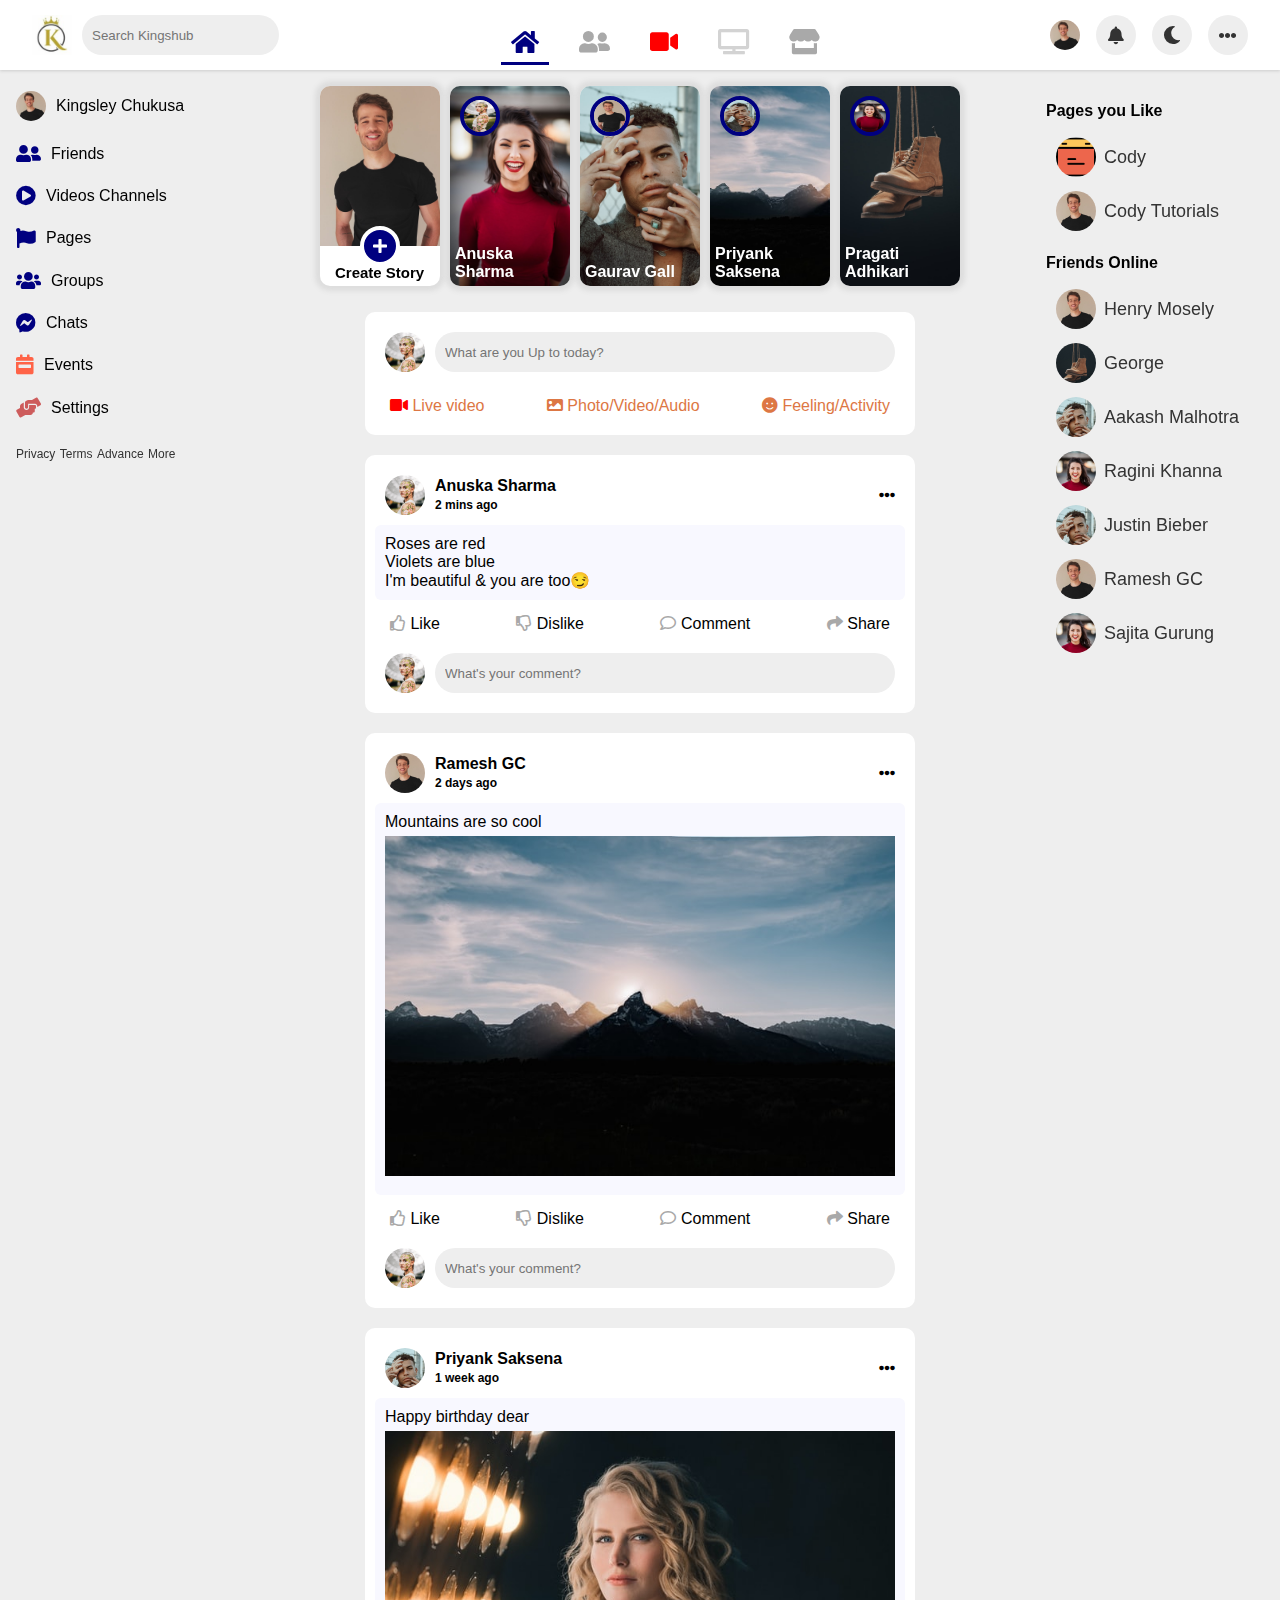
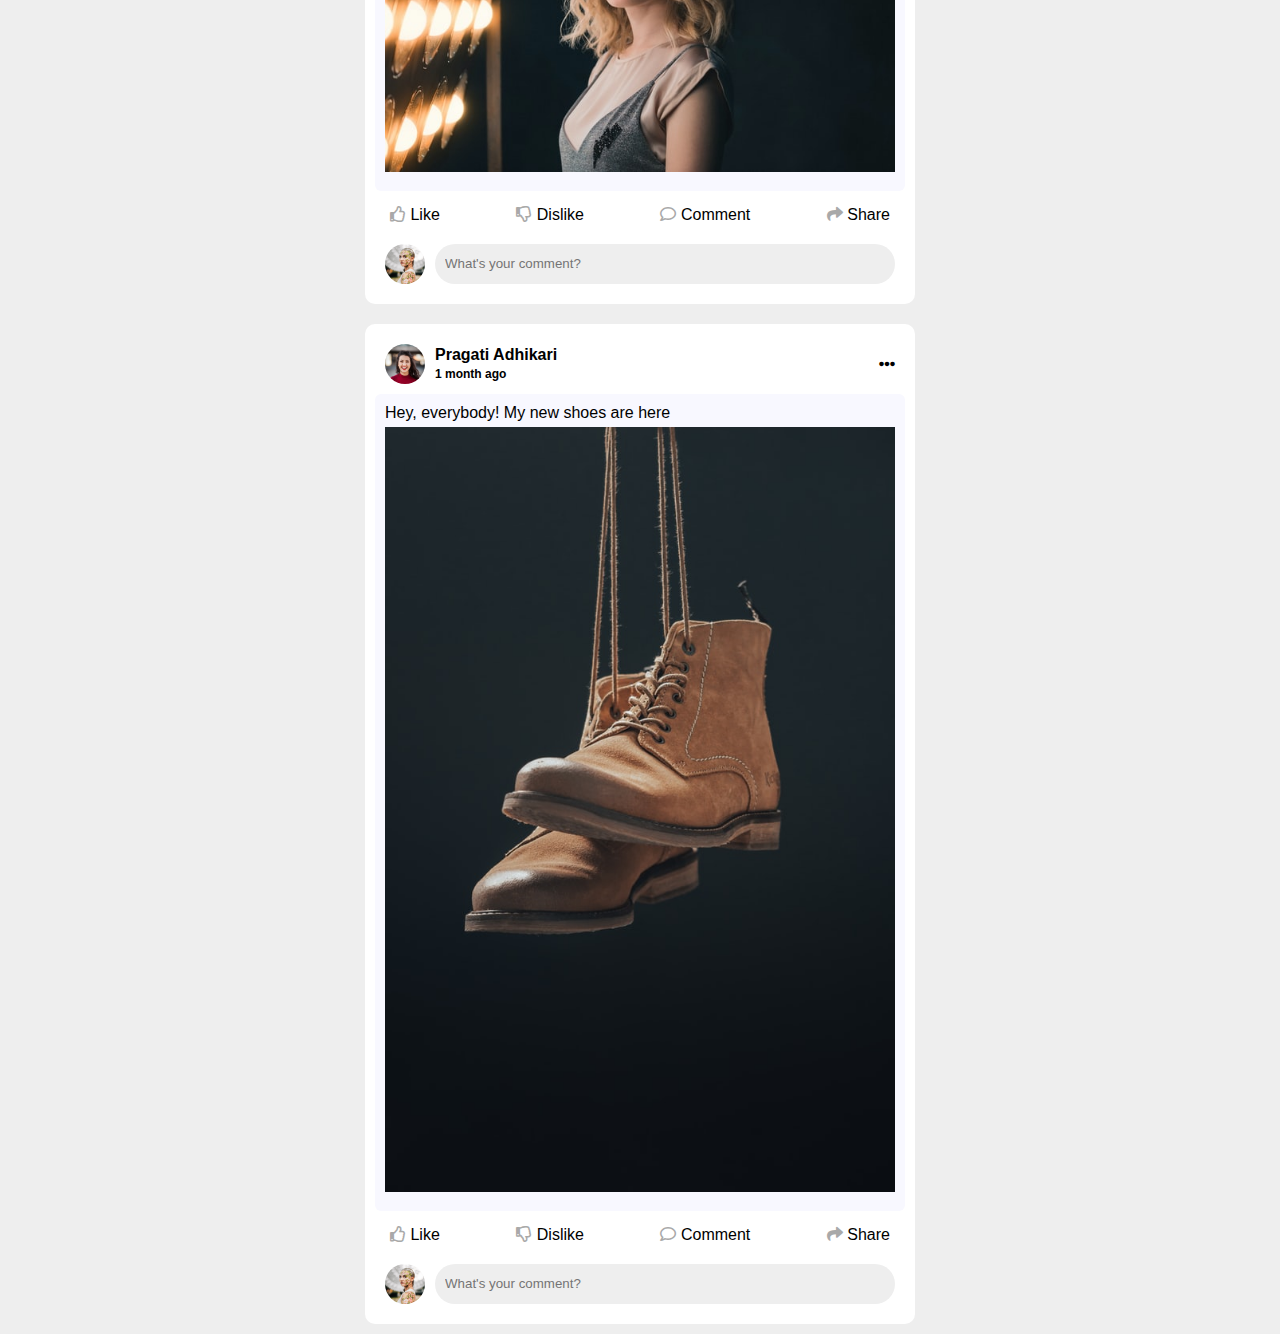
<file: index.html>
<!DOCTYPE html>
<html lang="en">

<head>
    <meta charset="UTF-8">
    <meta http-equiv="X-UA-Compatible" content="IE=edge">
    <meta name="viewport" content="width=device-width, initial-scale=1.0">
    <link rel="shortcut icon" href="./images/kig.jpeg" type="image/x-icon">
    <link rel="stylesheet" href="https://cdnjs.cloudflare.com/ajax/libs/font-awesome/5.15.4/css/all.min.css"
        integrity="sha512-1ycn6IcaQQ40/MKBW2W4Rhis/DbILU74C1vSrLJxCq57o941Ym01SwNsOMqvEBFlcgUa6xLiPY/NS5R+E6ztJQ=="
        crossorigin="anonymous" referrerpolicy="no-referrer" />
    <link rel="stylesheet" href="style.css">
    <title>Kingshub</title>
</head>

<body>
    <nav>
        <div class="nav-left">
            <img src="./images/kig.jpeg" alt="Logo">
            <input type="text" placeholder="Search Kingshub">
        </div>

        <div class="nav-middle">
            <a href="#" class="active">
                <i class="fa fa-home"></i>
            </a>

            <a href="#">
                <i class="fa fa-user-friends"></i>
            </a>

            <a href="#">
                <i class="fa fa-video"></i>
            </a>

            <a href="#">
                <i class="fa fa-tv"></i>
            </a>

            <a href="marketplace.html">
                <i class="fa fa-store"></i>
            </a>
        </div>

        <div class="nav-right">
            <span class="profile"></span>

            <a href="#">
                <i class="fa fa-bell"></i>
            </a>

            <a href="#">
                <i class="fa fa-moon"></i>
            </a>

            <a href="#">
                <i class="fas fa-ellipsis-h"></i>
            </a>
        </div>
    </nav>


    <div class="container">
        <div class="left-panel">
            <ul>
                <li>
                    <span class="profile"></span>
                    <p>Kingsley Chukusa</p>
                </li>
                <li>
                    <i class="fa fa-user-friends"></i>
                    <p>Friends</p>
                </li>
                <li>
                    <i class="fa fa-play-circle"></i>
                    <p>Videos Channels</p>
                </li>
                <li>
                    <i class="fa fa-flag"></i>
                    <p>Pages</p>
                </li>
                <li>
                    <i class="fa fa-users"></i>
                    <p>Groups</p>
                </li>
                
                <li>
                    <i class="fab fa-facebook-messenger"></i>
                    <p>Chats</p>
                </li>
                <li>
                    <i class="fas fa-calendar-week"></i>
                    <p>Events</p>
                </li>
                
                <li>
                    <i class="fas fa-hands-helping"></i>
                    <p>Settings</p>
                </li>
                
            </ul>

            <div class="footer-links">
                <a href="#">Privacy</a>
                <a href="#">Terms</a>
                <a href="#">Advance</a>
                <a href="#">More</a>
            </div>
        </div>


        <div class="middle-panel">

            <div class="story-section">

                <div class="story create">
                    <div class="dp-image">
                        <img src="./images/dp.jpg" alt="Profile pic">
                    </div>
                    <span class="dp-container">
                        <i class="fa fa-plus"></i>
                    </span>
                    <span class="name">Create Story</span>
                </div>


                <div class="story">
                    <img src="./images/model.jpg" alt="Anuska's story">
                    <div class="dp-container">
                        <img src="./images/girl.jpg" alt="">
                    </div>
                    <p class="name">Anuska Sharma</p>
                </div>

                <div class="story">
                    <img src="./images/boy.jpg" alt="Story image">
                    <span class="dp-container">
                        <img src="./images/dp.jpg" alt="Profile pic">
                    </span>
                    <span class="name">Gaurav Gall</span>
                </div>

                <div class="story">
                    <img src="./images/mountains.jpg" alt="Story image">
                    <span class="dp-container">
                        <img src="./images/boy.jpg" alt="Profile pic">
                    </span>
                    <span class="name">Priyank Saksena</span>
                </div>

                <div class="story">
                    <img src="./images/shoes.jpg" alt="Story image">
                    <span class="dp-container">
                        <img src="./images/model.jpg" alt="Profile pic">
                    </span>
                    <span class="name">Pragati Adhikari</span>
                </div>
            </div>

            <div class="post create">
                <div class="post-top">
                    <div class="dp">
                        <img src="./images/girl.jpg" alt="">
                    </div>
                    <input type="text" placeholder="What are you Up to today?" />
                </div>
                
                <div class="post-bottom">
                    <div class="action">
                        <i class="fa fa-video"></i>
                        <span>Live video</span>
                    </div>
                    <div class="action">
                        <i class="fa fa-image"></i>
                        <span onclick="captureEvents">Photo/Video/Audio</span>
                    </div>
                    <div class="action">
                        <i class="fa fa-smile"></i>
                        <span>Feeling/Activity</span>
                    </div>
                </div>
            </div>

            <div class="post">
                <div class="post-top">
                    <div class="dp">
                        <img src="./images/girl.jpg" alt="">
                    </div>
                    <div class="post-info">
                        <p class="name">Anuska Sharma</p>
                        <span class="time">2 mins ago</span>
                    </div>
                    <i class="fas fa-ellipsis-h"></i>
                </div>

                <div class="post-content">
                    Roses are red <br>
                    Violets are blue <br>
                    I'm beautiful & you are too😏
                </div>
                
                <div class="post-bottom">
                    <div class="action">
                        <i class="far fa-thumbs-up"></i>
                        <span>Like</span>
                    </div>
                    <div class="action">
                        <i class="far fa-thumbs-down"></i>
                        <span>Dislike</span>
                    </div>
                    <div class="action">
                        <i class="far fa-comment"></i>
                        <span>Comment</span>
                    </div>
                    <div class="action">
                        <i class="fa fa-share"></i>
                        <span>Share</span>
                    </div>
                </div>
                <div class="post-top">
                    <div class="dp">
                        <img src="./images/girl.jpg" alt="">
                    </div>
                    <input type="text" placeholder="What's your comment?" />
                </div>
            </div>

            <div class="post">
                <div class="post-top">
                    <div class="dp">
                        <img src="./images/dp.jpg" alt="">
                    </div>
                    <div class="post-info">
                        <p class="name">Ramesh GC</p>
                        <span class="time">2 days ago</span>
                    </div>
                    <i class="fas fa-ellipsis-h"></i>
                </div>

                <div class="post-content">
                    Mountains are so cool
                    <img src="images/mountains.jpg" />
                </div>
                
                <div class="post-bottom">
                    <div class="action">
                        <i class="far fa-thumbs-up"></i>
                        <span>Like</span>
                    </div>
                    <div class="action">
                        <i class="far fa-thumbs-down"></i>
                        <span>Dislike</span>
                    </div>
                    <div class="action">
                        <i class="far fa-comment"></i>
                        <span>Comment</span>
                    </div>
                    <div class="action">
                        <i class="fa fa-share"></i>
                        <span>Share</span>
                    </div>
                </div>
                <div class="post-top">
                    <div class="dp">
                        <img src="./images/girl.jpg" alt="">
                    </div>
                    <input type="text" placeholder="What's your comment?" />
                </div>
            </div>

            <div class="post">
                <div class="post-top">
                    <div class="dp">
                        <img src="./images/boy.jpg" alt="">
                    </div>
                    <div class="post-info">
                        <p class="name">Priyank Saksena</p>
                        <span class="time">1 week ago</span>
                    </div>
                    <i class="fas fa-ellipsis-h"></i>
                </div>
                <div class="post-content">
                    Happy birthday dear
                    <img src="./images/girl_with_light.jpg" alt="Mountains">
                </div>
                <div class="post-bottom">
                    <div class="action">
                        <i class="far fa-thumbs-up"></i>
                        <span>Like</span>
                    </div>
                    <div class="action">
                        <i class="far fa-thumbs-down"></i>
                        <span>Dislike</span>
                    </div>
                    <div class="action">
                        <i class="far fa-comment"></i>
                        <span>Comment</span>
                    </div>
                    <div class="action">
                        <i class="fa fa-share"></i>
                        <span>Share</span>
                    </div>
                </div>
                <div class="post-top">
                    <div class="dp">
                        <img src="./images/girl.jpg" alt="">
                    </div>
                    <input type="text" placeholder="What's your comment?" />
                </div>
            </div>

            <div class="post">
                <div class="post-top">
                    <div class="dp">
                        <img src="./images/model.jpg" alt="">
                    </div>
                    <div class="post-info">
                        <p class="name">Pragati Adhikari</p>
                        <span class="time">1 month ago</span>
                    </div>
                    <i class="fas fa-ellipsis-h"></i>
                </div>
                <div class="post-content">
                    Hey, everybody! My new shoes are here
                    <img src="./images/shoes.jpg" alt="Shoes">
                </div>
                <div class="post-bottom">
                    <div class="action">
                        <i class="far fa-thumbs-up"></i>
                        <span>Like</span>
                    </div>
                    <div class="action">
                        <i class="far fa-thumbs-down"></i>
                        <span>Dislike</span>
                    </div>
                    <div class="action">
                        <i class="far fa-comment"></i>
                        <span>Comment</span>
                    </div>
                    <div class="action">
                        <i class="fa fa-share"></i>
                        <span>Share</span>
                    </div>
                </div>
                <div class="post-top">
                    <div class="dp">
                        <img src="./images/girl.jpg" alt="">
                    </div>
                    <input type="text" placeholder="What's your comment?" />
                </div>
            </div>
            
        </div>
        <div class="right-panel">
            <div class="pages-section">
                <h4>Pages you Like</h4>
                <a class='page' href="#">
                    <div class="dp">
                        <img src="./images/logo.png" alt="">
                    </div>
                    <p class="name">Cody</p>
                </a>

                <a class='page' href="#">
                    <div class="dp">
                        <img src="./images/dp.jpg" alt="">
                    </div>
                    <p class="name">Cody Tutorials</p>
                </a>
            </div>

            <div class="friends-section">
                <h4>Friends Online</h4>
                <a class='friend' href="#">
                    <div class="dp">
                        <img src="./images/dp.jpg" alt="">
                    </div>
                    <p class="name">Henry Mosely</p>
                </a>

                <a class='friend' href="#">
                    <div class="dp">
                        <img src="./images/shoes.jpg" alt="">
                    </div>
                    <p class="name">George</p>
                </a>

                <a class="friend" href="#">
                    <div class="dp">
                        <img src="./images/boy.jpg" alt="">
                    </div>
                    <p class="name">Aakash Malhotra</p>
                </a>

                <a class="friend" href="#">
                    <div class="dp">
                        <img src="./images/model.jpg" alt="">
                    </div>
                    <p class="name">Ragini Khanna</p>
                </a>

                <a class="friend" href="#">
                    <div class="dp">
                        <img src="./images/boy.jpg" alt="">
                    </div>
                    <p class="name">Justin Bieber</p>
                </a>

                <a class="friend" href="#">
                    <div class="dp">
                        <img src="./images/dp.jpg" alt="">
                    </div>
                    <p class="name">Ramesh GC</p>
                </a>

                <a class="friend" href="#">
                    <div class="dp">
                        <img src="./images/model.jpg" alt="">
                    </div>
                    <p class="name">Sajita Gurung</p>
                </a>
                
            </div>
        </div>
    </div>
</body>

</html>
</file>
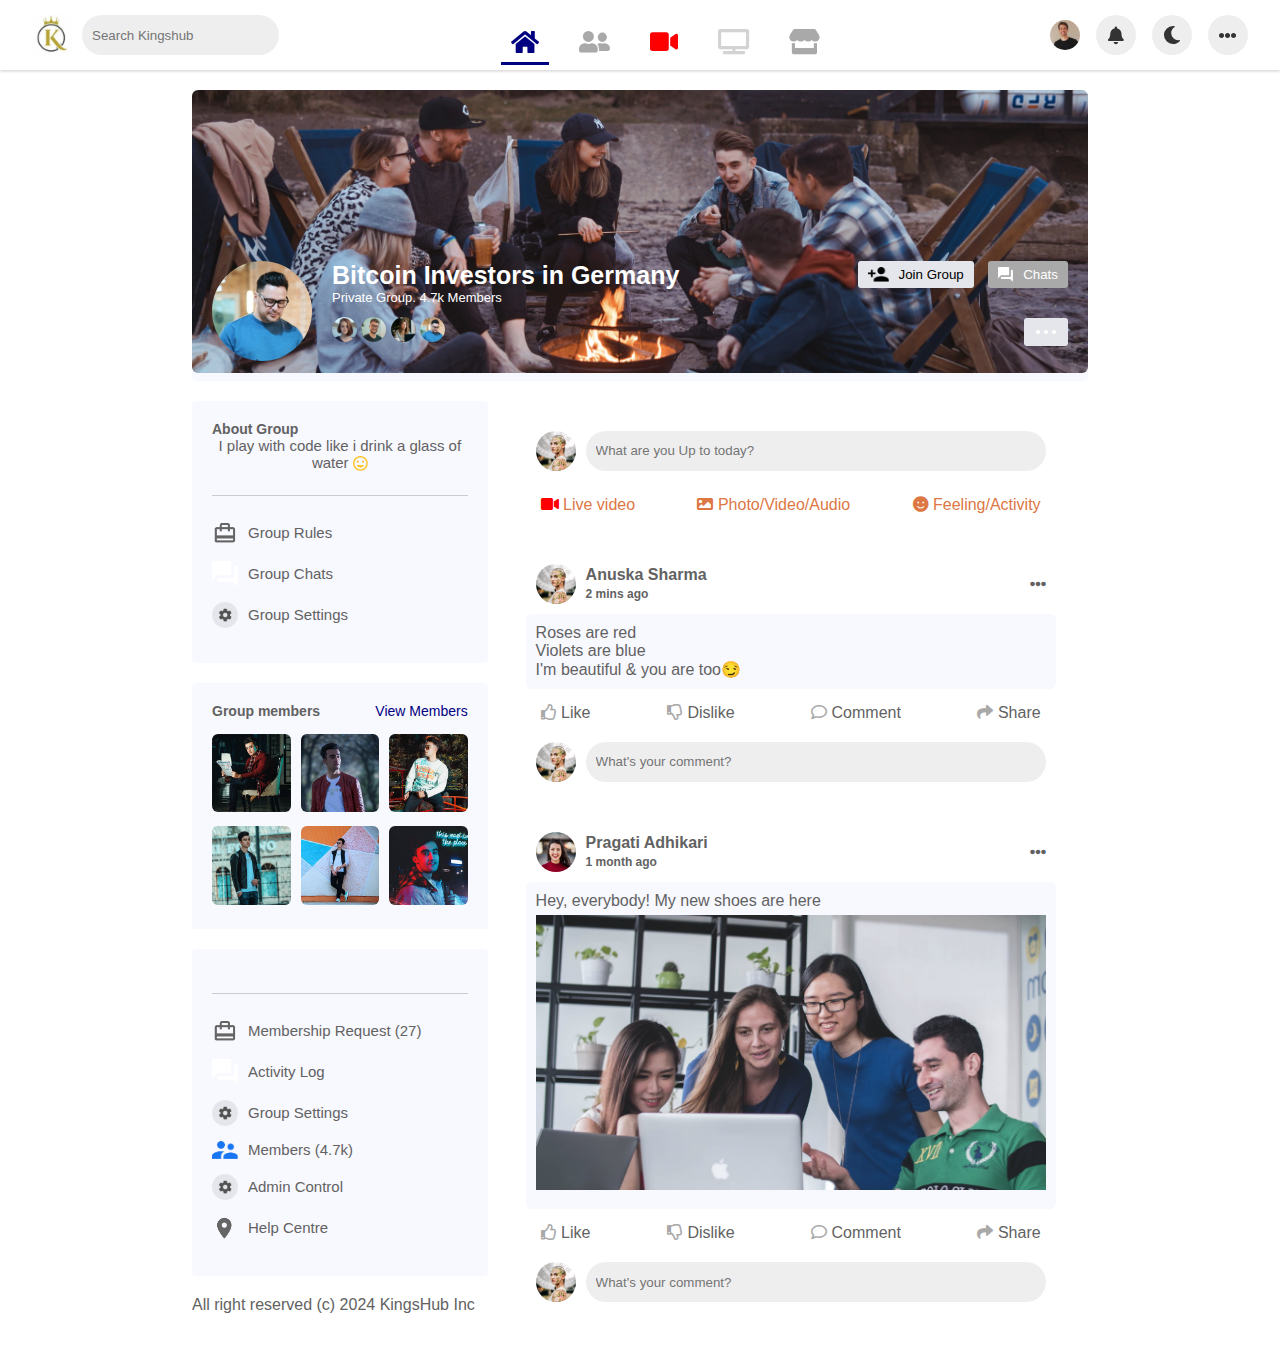
<file: group.html>
<!DOCTYPE html>
<html lang="en">

<head>
    <meta charset="UTF-8">
    <meta http-equiv="X-UA-Compatible" content="IE=edge">
    <meta name="viewport" content="width=device-width, initial-scale=1.0">
    <link rel="shortcut icon" href="./images/kig.jpeg" type="image/x-icon">
    <link rel="stylesheet" href="https://cdnjs.cloudflare.com/ajax/libs/font-awesome/5.15.4/css/all.min.css"
        integrity="sha512-1ycn6IcaQQ40/MKBW2W4Rhis/DbILU74C1vSrLJxCq57o941Ym01SwNsOMqvEBFlcgUa6xLiPY/NS5R+E6ztJQ=="
        crossorigin="anonymous" referrerpolicy="no-referrer" />
    <link rel="stylesheet" href="style.css">
    <title>Kingshub | Group</title>
</head>

<body>
    <nav>
        <div class="nav-left">
            <img src="./images/kig.jpeg" alt="Logo">
            <input type="text" placeholder="Search Kingshub">
        </div>

        <div class="nav-middle">
            <a href="#" class="active">
                <i class="fa fa-home"></i>
            </a>

            <a href="#">
                <i class="fa fa-user-friends"></i>
            </a>

            <a href="#">
                <i class="fa fa-video"></i>
            </a>

            <a href="#">
                <i class="fa fa-tv"></i>
            </a>

            <a href="#">
                <i class="fa fa-store"></i>
            </a>
        </div>

        <div class="nav-right">
            <span class="profile"></span>

            <a href="#">
                <i class="fa fa-bell"></i>
            </a>

            <a href="#">
                <i class="fa fa-moon"></i>
            </a>

            <a href="#">
                <i class="fas fa-ellipsis-h"></i>
            </a>
        </div>
    </nav>
<!-- Profile Page-->
<div class="profile-container">
    <img src="images/cover.png" class="cover-img">
    <div class="profile-details">
        <div class="pd-left">
            <div class="pd-row">
                <img src="images/profile.png" class="pd-image">
                <div>
                    <h3>Bitcoin Investors in Germany</h3>
                    <p>Private Group. 4.7k Members</p>
                    <img src="images/member-1.png">
                    <img src="images/member-2.png">
                    <img src="images/member-3.png">
                    <img src="images/member-4.png">
                </div>
            </div>
        </div>
        <div class="pd-right">
            <button type="button"><img src="images/add-friends.png"> Join Group</button>
            <button type="button"><img src="images/message.png"> Chats</button>
            <br>
            <a href=""><img src="images/see-more.png"></a>
        </div>

    </div>
    <div class="profile-info">
        <div class="info-col">
            <div class="profile-intro">
                <h3>About Group</h3>
                <p class="intro-text">I play with code like i drink a glass of water
                    <img src="images/feeling.png">
                </p>
                <hr>
                <ul>
                    <li><img src="images/profile-job.png"> Group Rules</li>
                    <li><img src="images/message.png"> Group Chats</li>
                    <li><img src="images/setting.png"> Group Settings</li>
                    

                </ul>
            </div>
            <div class="profile-intro">
                <div class="title-box">
                    <h3>Group members</h3>
                <a href="">View Members</a>
                </div>
                
                <div class="photo-box">
                    <div><img src="images/photo1.png"></div>
                    <div><img src="images/photo2.png"></div>
                    <div><img src="images/photo3.png"></div>
                    <div><img src="images/photo4.png"></div>
                    <div><img src="images/photo5.png"></div>
                    <div><img src="images/photo6.png "></div>
                </div>
            </div>
            <div class="profile-intro">
                
                <hr>
                <ul>
                    <li><img src="images/profile-job.png"> Membership Request (27)</li>
                    <li><img src="images/message.png"> Activity Log</li>
                    <li><img src="images/setting.png"> Group Settings</li>
                    <li><img src="images/friends.png"> Members (4.7k)</li>
                    <li><img src="images/setting.png"> Admin Control</li>
                    <li><img src="images/profile-location.png"> Help Centre</li>

                </ul>
            </div>
            <footer>
                <p>All right reserved (c) 2024 KingsHub Inc</p></footer>
        </div>
        
        <div class="post-col">
            <div class="post create">
                <div class="post-top">
                    <div class="dp">
                        <img src="./images/girl.jpg" alt="">
                    </div>
                    
                    <input type="text" placeholder="What are you Up to today?" />
                </div>
                
                <div class="post-bottom">
                    <div class="action">
                        <i class="fa fa-video"></i>
                        <span>Live video</span>
                    </div>
                    <div class="action">
                        <i class="fa fa-image"></i>
                        <span onclick="captureEvents">Photo/Video/Audio</span>
                    </div>
                    <div class="action">
                        <i class="fa fa-smile"></i>
                        <span>Feeling/Activity</span>
                    </div>
                </div>
            </div>
            
            <div class="post">
                <div class="post-top">
                    <div class="dp">
                        <img src="./images/girl.jpg" alt="">
                    </div>
                    <div class="post-info">
                        <p class="name">Anuska Sharma</p>
                        <span class="time">2 mins ago</span>
                    </div>
                    <i class="fas fa-ellipsis-h"></i>
                </div>
    
                <div class="post-content">
                    Roses are red <br>
                    Violets are blue <br>
                    I'm beautiful & you are too😏
                </div>
                
                <div class="post-bottom">
                    <div class="action">
                        <i class="far fa-thumbs-up"></i>
                        <span>Like</span>
                    </div>
                    <div class="action">
                        <i class="far fa-thumbs-down"></i>
                        <span>Dislike</span>
                    </div>
                    <div class="action">
                        <i class="far fa-comment"></i>
                        <span>Comment</span>
                    </div>
                    <div class="action">
                        <i class="fa fa-share"></i>
                        <span>Share</span>
                    </div>
                </div>
                <div class="post-top">
                    <div class="dp">
                        <img src="./images/girl.jpg" alt="">
                    </div>
                    <input type="text" placeholder="What's your comment?" />
                </div>
            </div>
    
            <div class="post">
                <div class="post-top">
                    <div class="dp">
                        <img src="./images/model.jpg" alt="">
                    </div>
                    <div class="post-info">
                        <p class="name">Pragati Adhikari</p>
                        <span class="time">1 month ago</span>
                    </div>
                    <i class="fas fa-ellipsis-h"></i>
                </div>
                <div class="post-content">
                    Hey, everybody! My new shoes are here
                    <img src="./images/feed-image-1.png" alt="Shoes">
                </div>
                <div class="post-bottom">
                    <div class="action">
                        <i class="far fa-thumbs-up"></i>
                        <span>Like</span>
                    </div>
                    <div class="action">
                        <i class="far fa-thumbs-down"></i>
                        <span>Dislike</span>
                    </div>
                    <div class="action">
                        <i class="far fa-comment"></i>
                        <span>Comment</span>
                    </div>
                    <div class="action">
                        <i class="fa fa-share"></i>
                        <span>Share</span>
                    </div>
                </div>
                <div class="post-top">
                    <div class="dp">
                        <img src="./images/girl.jpg" alt="">
                    </div>
                    <input type="text" placeholder="What's your comment?" />
                </div>
            </div>
        </div>
        
    </div>

</div>
    
</body>

</html>
</file>
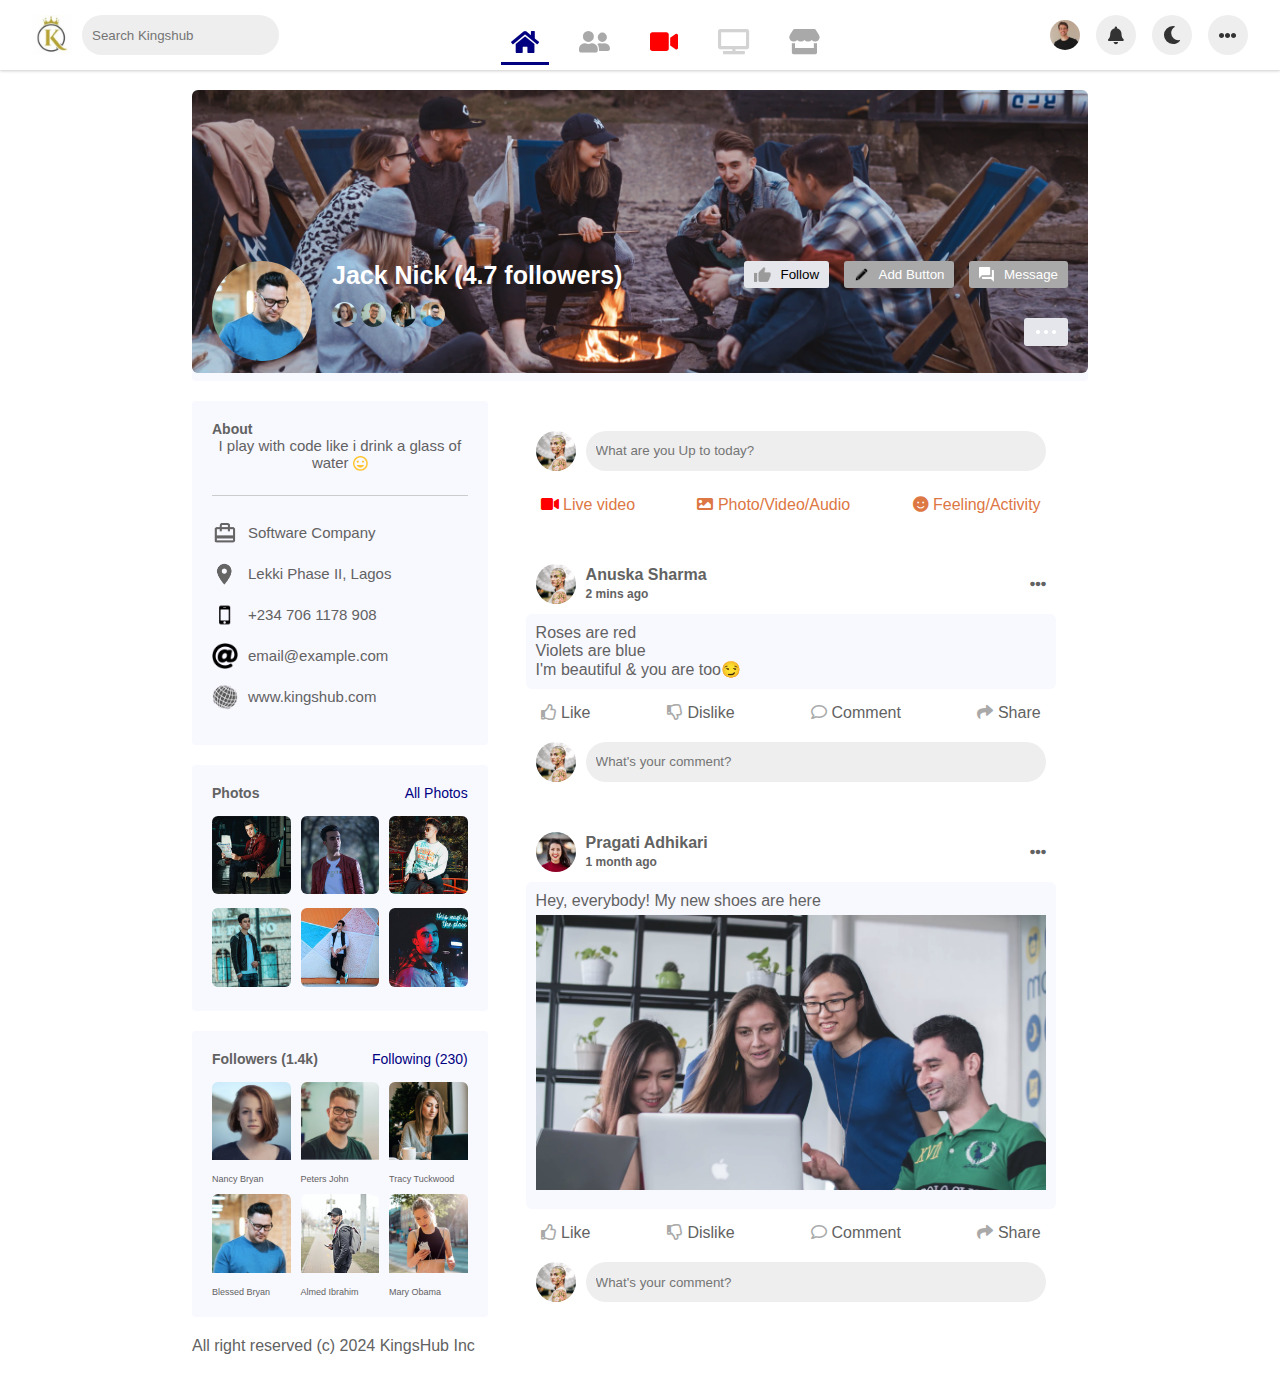
<file: page.html>
<!DOCTYPE html>
<html lang="en">

<head>
    <meta charset="UTF-8">
    <meta http-equiv="X-UA-Compatible" content="IE=edge">
    <meta name="viewport" content="width=device-width, initial-scale=1.0">
    <link rel="shortcut icon" href="./images/kig.jpeg" type="image/x-icon">
    <link rel="stylesheet" href="https://cdnjs.cloudflare.com/ajax/libs/font-awesome/5.15.4/css/all.min.css"
        integrity="sha512-1ycn6IcaQQ40/MKBW2W4Rhis/DbILU74C1vSrLJxCq57o941Ym01SwNsOMqvEBFlcgUa6xLiPY/NS5R+E6ztJQ=="
        crossorigin="anonymous" referrerpolicy="no-referrer" />
    <link rel="stylesheet" href="style.css">
    <title>Kingshub | Page</title>
</head>

<body>
    <nav>
        <div class="nav-left">
            <img src="./images/kig.jpeg" alt="Logo">
            <input type="text" placeholder="Search Kingshub">
        </div>

        <div class="nav-middle">
            <a href="#" class="active">
                <i class="fa fa-home"></i>
            </a>

            <a href="#">
                <i class="fa fa-user-friends"></i>
            </a>

            <a href="#">
                <i class="fa fa-video"></i>
            </a>

            <a href="#">
                <i class="fa fa-tv"></i>
            </a>

            <a href="#">
                <i class="fa fa-store"></i>
            </a>
        </div>

        <div class="nav-right">
            <span class="profile"></span>

            <a href="#">
                <i class="fa fa-bell"></i>
            </a>

            <a href="#">
                <i class="fa fa-moon"></i>
            </a>

            <a href="#">
                <i class="fas fa-ellipsis-h"></i>
            </a>
        </div>
    </nav>
<!-- Profile Page-->
<div class="profile-container">
    <img src="images/cover.png" class="cover-img">
    <div class="profile-details">
        <div class="pd-left">
            <div class="pd-row">
                <img src="images/profile.png" class="pd-image">
                <div>
                    <h3>Jack Nick (4.7 followers) </h3>
                    
                    <img src="images/member-1.png">
                    <img src="images/member-2.png">
                    <img src="images/member-3.png">
                    <img src="images/member-4.png">
                </div>
            </div>
        </div>
        <div class="pd-right">
            <button type="button"><img src="images/like.png"> Follow</button>
            <button type="button"><img src="images/pencil.png"> Add Button</button>
            <button type="button"><img src="images/message.png"> Message</button>
            <br>
            <a href=""><img src="images/see-more.png"></a>
        </div>

    </div>
    <div class="profile-info">
        <div class="info-col">
            <div class="profile-intro">
                <h3>About</h3>
                <p class="intro-text">I play with code like i drink a glass of water
                    <img src="images/feeling.png">
                </p>
                <hr>
                <ul>
                    <li><img src="images/profile-job.png"> Software Company</li>
                    <li><img src="images/profile-location.png"> Lekki Phase II, Lagos</li>
                    <li><img src="images/phone.png"> +234 706 1178 908</li>
                    <li><img src="images/email.png"> email@example.com</li>
                    <li><img src="images/globe.png"> www.kingshub.com</li>

                </ul>
            </div>
            <div class="profile-intro">
                <div class="title-box">
                    <h3>Photos</h3>
                <a href="">All Photos</a>
                </div>
                
                <div class="photo-box">
                    <div><img src="images/photo1.png"></div>
                    <div><img src="images/photo2.png"></div>
                    <div><img src="images/photo3.png"></div>
                    <div><img src="images/photo4.png"></div>
                    <div><img src="images/photo5.png"></div>
                    <div><img src="images/photo6.png "></div>
                </div>
            </div>
            <div class="profile-intro">
                <div class="title-box">
                    <h3>Followers (1.4k)</h3>
                <a href="">Following (230)</a>
                </div>
                
                <div class="friends-box">
                    <div><img src="images/member-1.png"> <p>Nancy Bryan</p></div>
                    <div><img src="images/member-2.png"> <p>Peters John</p></div>
                    <div><img src="images/member-3.png"> <p>Tracy Tuckwood</p></div>
                    <div><img src="images/member-4.png"> <p>Blessed Bryan</p></div>
                    <div><img src="images/member-5.png"> <p>Almed Ibrahim</p></div>
                    <div><img src="images/member-6.png "> <p>Mary Obama</p></div>
                </div>
            </div>
            <footer>
                <p>All right reserved (c) 2024 KingsHub Inc</p></footer>
        </div>
        
        <div class="post-col">
            <div class="post create">
                <div class="post-top">
                    <div class="dp">
                        <img src="./images/girl.jpg" alt="">
                    </div>
                    <input type="text" placeholder="What are you Up to today?" />
                </div>
                
                <div class="post-bottom">
                    <div class="action">
                        <i class="fa fa-video"></i>
                        <span>Live video</span>
                    </div>
                    <div class="action">
                        <i class="fa fa-image"></i>
                        <span onclick="captureEvents">Photo/Video/Audio</span>
                    </div>
                    <div class="action">
                        <i class="fa fa-smile"></i>
                        <span>Feeling/Activity</span>
                    </div>
                </div>
            </div>
            
            <div class="post">
                <div class="post-top">
                    <div class="dp">
                        <img src="./images/girl.jpg" alt="">
                    </div>
                    <div class="post-info">
                        <p class="name">Anuska Sharma</p>
                        <span class="time">2 mins ago</span>
                    </div>
                    <i class="fas fa-ellipsis-h"></i>
                </div>
    
                <div class="post-content">
                    Roses are red <br>
                    Violets are blue <br>
                    I'm beautiful & you are too😏
                </div>
                
                <div class="post-bottom">
                    <div class="action">
                        <i class="far fa-thumbs-up"></i>
                        <span>Like</span>
                    </div>
                    <div class="action">
                        <i class="far fa-thumbs-down"></i>
                        <span>Dislike</span>
                    </div>
                    <div class="action">
                        <i class="far fa-comment"></i>
                        <span>Comment</span>
                    </div>
                    <div class="action">
                        <i class="fa fa-share"></i>
                        <span>Share</span>
                    </div>
                </div>
                <div class="post-top">
                    <div class="dp">
                        <img src="./images/girl.jpg" alt="">
                    </div>
                    <input type="text" placeholder="What's your comment?" />
                </div>
            </div>
    
            <div class="post">
                <div class="post-top">
                    <div class="dp">
                        <img src="./images/model.jpg" alt="">
                    </div>
                    <div class="post-info">
                        <p class="name">Pragati Adhikari</p>
                        <span class="time">1 month ago</span>
                    </div>
                    <i class="fas fa-ellipsis-h"></i>
                </div>
                <div class="post-content">
                    Hey, everybody! My new shoes are here
                    <img src="./images/feed-image-1.png" alt="Shoes">
                </div>
                <div class="post-bottom">
                    <div class="action">
                        <i class="far fa-thumbs-up"></i>
                        <span>Like</span>
                    </div>
                    <div class="action">
                        <i class="far fa-thumbs-down"></i>
                        <span>Dislike</span>
                    </div>
                    <div class="action">
                        <i class="far fa-comment"></i>
                        <span>Comment</span>
                    </div>
                    <div class="action">
                        <i class="fa fa-share"></i>
                        <span>Share</span>
                    </div>
                </div>
                <div class="post-top">
                    <div class="dp">
                        <img src="./images/girl.jpg" alt="">
                    </div>
                    <input type="text" placeholder="What's your comment?" />
                </div>
            </div>
        </div>
        
    </div>

</div>
    
</body>

</html>
</file>
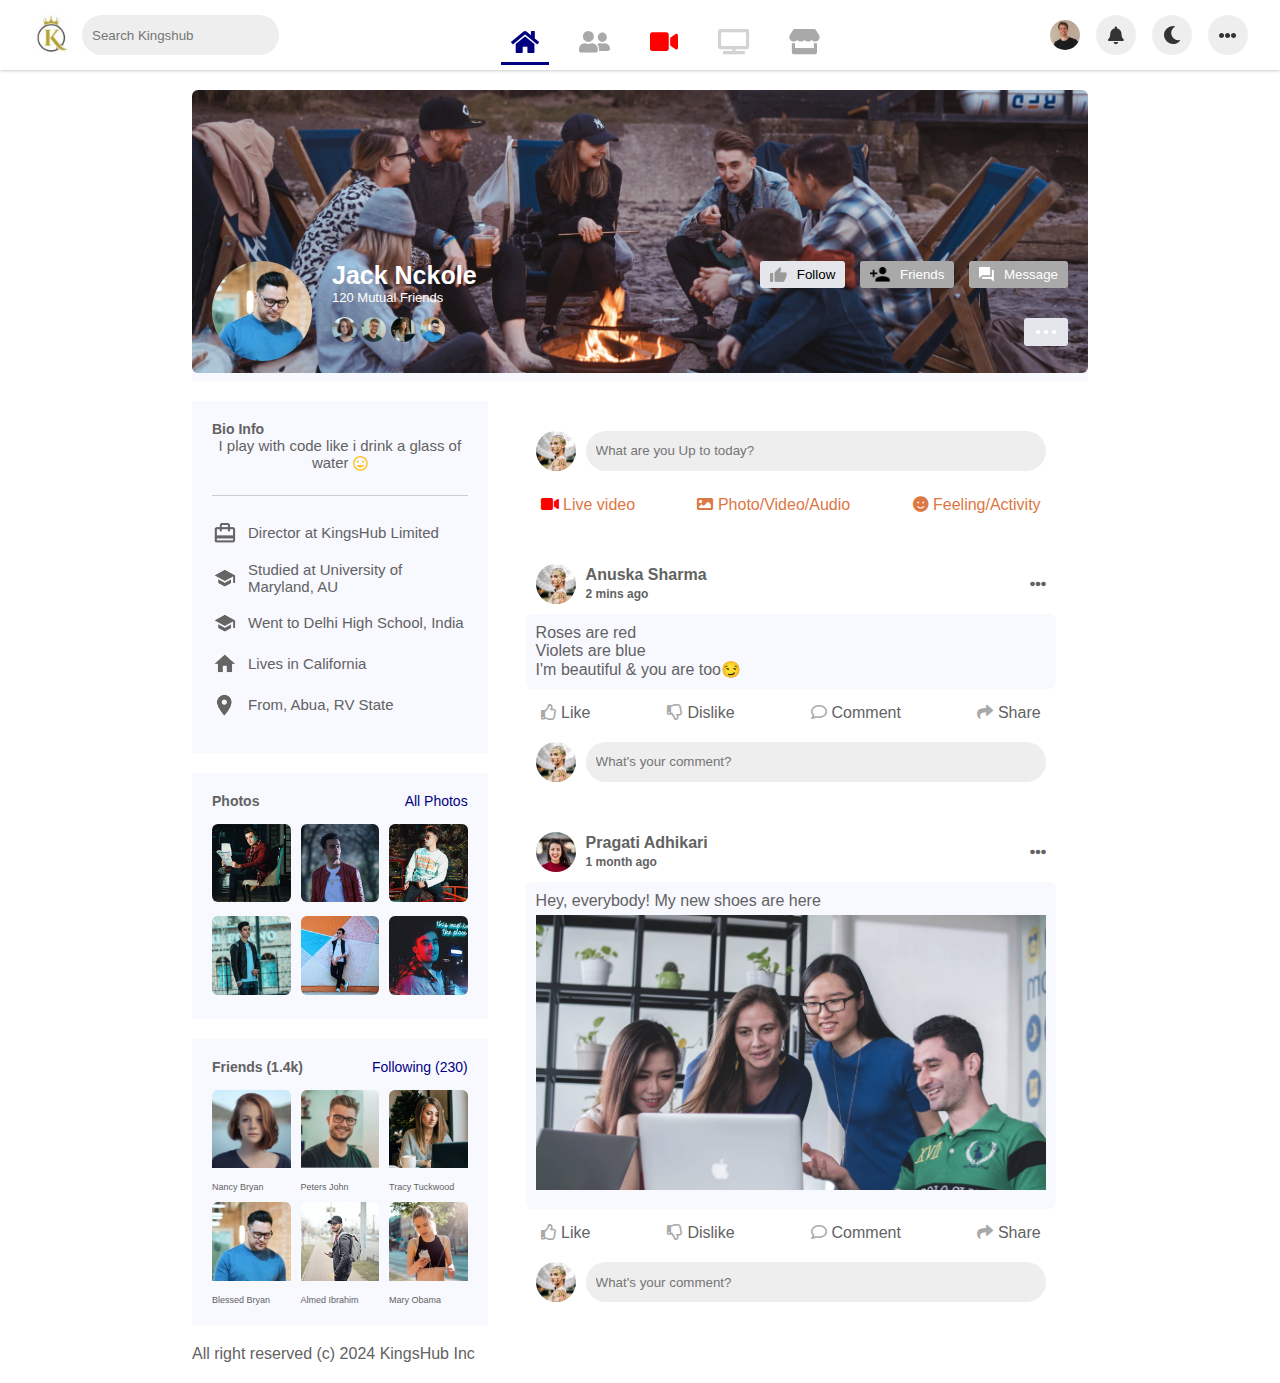
<file: profile.html>
<!DOCTYPE html>
<html lang="en">

<head>
    <meta charset="UTF-8">
    <meta http-equiv="X-UA-Compatible" content="IE=edge">
    <meta name="viewport" content="width=device-width, initial-scale=1.0">
    <link rel="shortcut icon" href="./images/kig.jpeg" type="image/x-icon">
    <link rel="stylesheet" href="https://cdnjs.cloudflare.com/ajax/libs/font-awesome/5.15.4/css/all.min.css"
        integrity="sha512-1ycn6IcaQQ40/MKBW2W4Rhis/DbILU74C1vSrLJxCq57o941Ym01SwNsOMqvEBFlcgUa6xLiPY/NS5R+E6ztJQ=="
        crossorigin="anonymous" referrerpolicy="no-referrer" />
    <link rel="stylesheet" href="style.css">
    <title>Kingshub | Profile</title>
</head>

<body>
    <nav>
        <div class="nav-left">
            <img src="./images/kig.jpeg" alt="Logo">
            <input type="text" placeholder="Search Kingshub">
        </div>

        <div class="nav-middle">
            <a href="#" class="active">
                <i class="fa fa-home"></i>
            </a>

            <a href="#">
                <i class="fa fa-user-friends"></i>
            </a>

            <a href="#">
                <i class="fa fa-video"></i>
            </a>

            <a href="#">
                <i class="fa fa-tv"></i>
            </a>

            <a href="#">
                <i class="fa fa-store"></i>
            </a>
        </div>

        <div class="nav-right">
            <span class="profile"></span>

            <a href="#">
                <i class="fa fa-bell"></i>
            </a>

            <a href="#">
                <i class="fa fa-moon"></i>
            </a>

            <a href="#">
                <i class="fas fa-ellipsis-h"></i>
            </a>
        </div>
    </nav>
<!-- Profile Page-->
<div class="profile-container">
    <img src="images/cover.png" class="cover-img">
    <div class="profile-details">
        <div class="pd-left">
            <div class="pd-row">
                <img src="images/profile.png" class="pd-image">
                <div>
                    <h3>Jack Nckole</h3>
                    <p>120 Mutual Friends</p>
                    <img src="images/member-1.png">
                    <img src="images/member-2.png">
                    <img src="images/member-3.png">
                    <img src="images/member-4.png">
                </div>
            </div>
        </div>
        <div class="pd-right">
            <button type="button"><img src="images/like.png"> Follow</button>
            <button type="button"><img src="images/add-friends.png"> Friends</button>
            <button type="button"><img src="images/message.png"> Message</button>
            <br>
            <a href=""><img src="images/see-more.png"></a>
        </div>

    </div>
    <div class="profile-info">
        <div class="info-col">
            <div class="profile-intro">
                <h3>Bio Info</h3>
                <p class="intro-text">I play with code like i drink a glass of water
                    <img src="images/feeling.png">
                </p>
                <hr>
                <ul>
                    <li><img src="images/profile-job.png"> Director at KingsHub Limited</li>
                    <li><img src="images/profile-study.png"> Studied at University of Maryland, AU</li>
                    <li><img src="images/profile-study.png"> Went to Delhi High School, India</li>
                    <li><img src="images/profile-home.png"> Lives in California</li>
                    <li><img src="images/profile-location.png"> From, Abua, RV State</li>

                </ul>
            </div>
            <div class="profile-intro">
                <div class="title-box">
                    <h3>Photos</h3>
                <a href="">All Photos</a>
                </div>
                
                <div class="photo-box">
                    <div><img src="images/photo1.png"></div>
                    <div><img src="images/photo2.png"></div>
                    <div><img src="images/photo3.png"></div>
                    <div><img src="images/photo4.png"></div>
                    <div><img src="images/photo5.png"></div>
                    <div><img src="images/photo6.png "></div>
                </div>
            </div>
            <div class="profile-intro">
                <div class="title-box">
                    <h3>Friends (1.4k)</h3>
                <a href="">Following (230)</a>
                </div>
                
                <div class="friends-box">
                    <div><img src="images/member-1.png"> <p>Nancy Bryan</p></div>
                    <div><img src="images/member-2.png"> <p>Peters John</p></div>
                    <div><img src="images/member-3.png"> <p>Tracy Tuckwood</p></div>
                    <div><img src="images/member-4.png"> <p>Blessed Bryan</p></div>
                    <div><img src="images/member-5.png"> <p>Almed Ibrahim</p></div>
                    <div><img src="images/member-6.png "> <p>Mary Obama</p></div>
                </div>
            </div>
            <footer>
                <p>All right reserved (c) 2024 KingsHub Inc</p></footer>
        </div>
        
        <div class="post-col">
            <div class="post create">
                <div class="post-top">
                    <div class="dp">
                        <img src="./images/girl.jpg" alt="">
                    </div>
                    <input type="text" placeholder="What are you Up to today?" />
                </div>
                
                <div class="post-bottom">
                    <div class="action">
                        <i class="fa fa-video"></i>
                        <span>Live video</span>
                    </div>
                    <div class="action">
                        <i class="fa fa-image"></i>
                        <span onclick="captureEvents">Photo/Video/Audio</span>
                    </div>
                    <div class="action">
                        <i class="fa fa-smile"></i>
                        <span>Feeling/Activity</span>
                    </div>
                </div>
            </div>
            
            <div class="post">
                <div class="post-top">
                    <div class="dp">
                        <img src="./images/girl.jpg" alt="">
                    </div>
                    <div class="post-info">
                        <p class="name">Anuska Sharma</p>
                        <span class="time">2 mins ago</span>
                    </div>
                    <i class="fas fa-ellipsis-h"></i>
                </div>
    
                <div class="post-content">
                    Roses are red <br>
                    Violets are blue <br>
                    I'm beautiful & you are too😏
                </div>
                
                <div class="post-bottom">
                    <div class="action">
                        <i class="far fa-thumbs-up"></i>
                        <span>Like</span>
                    </div>
                    <div class="action">
                        <i class="far fa-thumbs-down"></i>
                        <span>Dislike</span>
                    </div>
                    <div class="action">
                        <i class="far fa-comment"></i>
                        <span>Comment</span>
                    </div>
                    <div class="action">
                        <i class="fa fa-share"></i>
                        <span>Share</span>
                    </div>
                </div>
                <div class="post-top">
                    <div class="dp">
                        <img src="./images/girl.jpg" alt="">
                    </div>
                    <input type="text" placeholder="What's your comment?" />
                </div>
            </div>
    
            <div class="post">
                <div class="post-top">
                    <div class="dp">
                        <img src="./images/model.jpg" alt="">
                    </div>
                    <div class="post-info">
                        <p class="name">Pragati Adhikari</p>
                        <span class="time">1 month ago</span>
                    </div>
                    <i class="fas fa-ellipsis-h"></i>
                </div>
                <div class="post-content">
                    Hey, everybody! My new shoes are here
                    <img src="./images/feed-image-1.png" alt="Shoes">
                </div>
                <div class="post-bottom">
                    <div class="action">
                        <i class="far fa-thumbs-up"></i>
                        <span>Like</span>
                    </div>
                    <div class="action">
                        <i class="far fa-thumbs-down"></i>
                        <span>Dislike</span>
                    </div>
                    <div class="action">
                        <i class="far fa-comment"></i>
                        <span>Comment</span>
                    </div>
                    <div class="action">
                        <i class="fa fa-share"></i>
                        <span>Share</span>
                    </div>
                </div>
                <div class="post-top">
                    <div class="dp">
                        <img src="./images/girl.jpg" alt="">
                    </div>
                    <input type="text" placeholder="What's your comment?" />
                </div>
            </div>
        </div>
        
    </div>

</div>
    
</body>

</html>
</file>
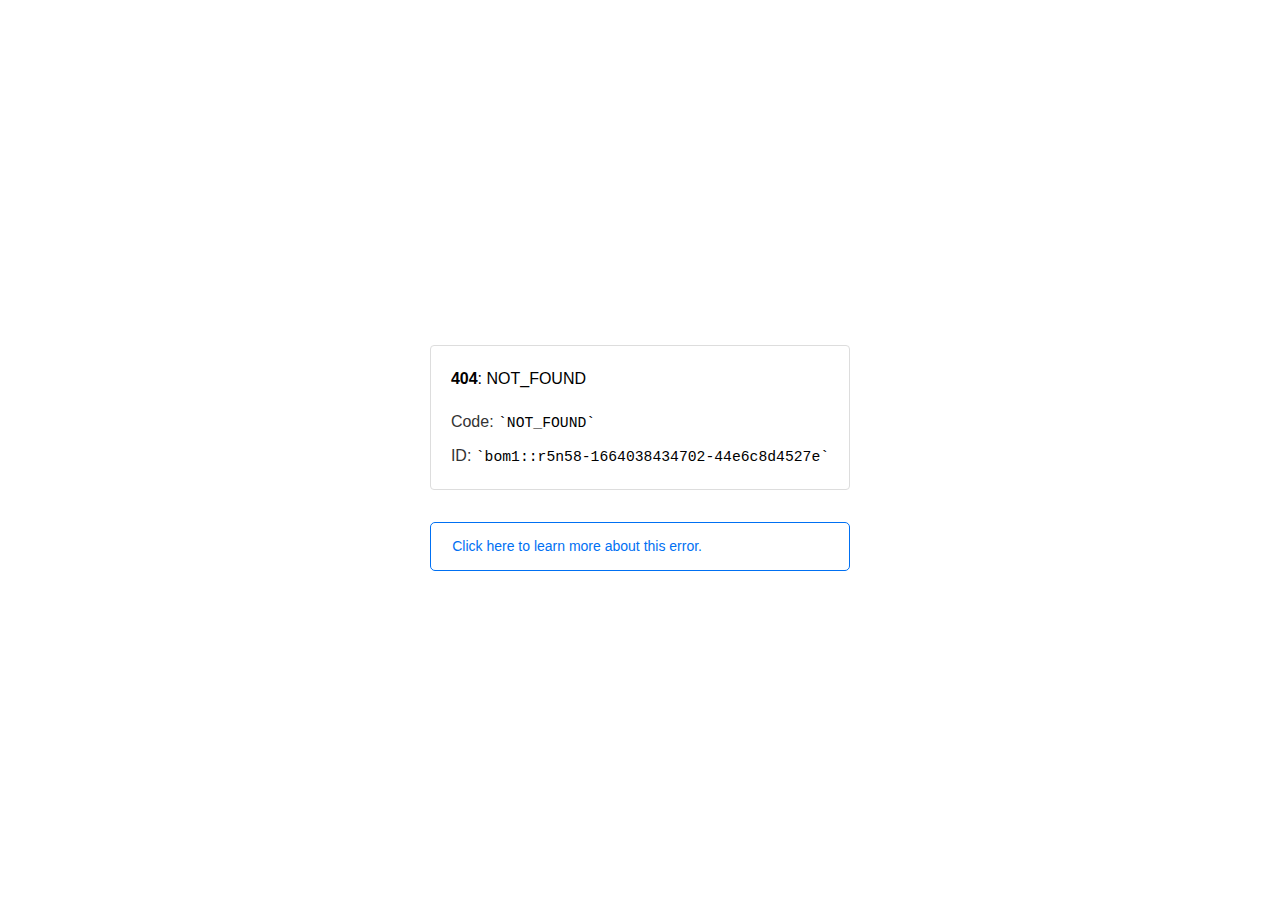
<file: imagesm/bg/6.html>
<!doctype html><html lang=en><meta charset=utf-8><meta name=viewport content="width=device-width,initial-scale=1"><meta name=theme-color content=#000><title>404: NOT_FOUND</title><style>html{font-size:62.5%;box-sizing:border-box;height:-webkit-fill-available}*,::after,::before{box-sizing:inherit}body{font-family:sf pro text,sf pro icons,helvetica neue,helvetica,arial,sans-serif;font-size:1.6rem;line-height:1.65;word-break:break-word;font-kerning:auto;font-variant:normal;-webkit-font-smoothing:antialiased;-moz-osx-font-smoothing:grayscale;text-rendering:optimizeLegibility;hyphens:auto;height:100vh;height:-webkit-fill-available;max-height:100vh;max-height:-webkit-fill-available;margin:0}::selection{background:#79ffe1}::-moz-selection{background:#79ffe1}a{cursor:pointer;color:#0070f3;text-decoration:none;transition:all .2s ease;border-bottom:1px solid #0000}a:hover{border-bottom:1px solid #0070f3}ul{padding:0;margin-left:1.5em;list-style-type:none}li{margin-bottom:10px}ul li:before{content:'\02013'}li:before{display:inline-block;color:#ccc;position:absolute;margin-left:-18px;transition:color .2s ease}code{font-family:Menlo,Monaco,Lucida Console,Liberation Mono,DejaVu Sans Mono,Bitstream Vera Sans Mono,Courier New,monospace,serif;font-size:.92em}code:after,code:before{content:'`'}.container{display:flex;justify-content:center;flex-direction:column;min-height:100%}main{max-width:80rem;padding:4rem 6rem;margin:auto}ul{margin-bottom:32px}.error-title{font-size:2rem;padding-left:22px;line-height:1.5;margin-bottom:24px}.error-title-guilty{border-left:2px solid #ed367f}.error-title-innocent{border-left:2px solid #59b89c}main p{color:#333}.devinfo-container{border:1px solid #ddd;border-radius:4px;padding:2rem;display:flex;flex-direction:column;margin-bottom:32px}.error-code{margin:0;font-size:1.6rem;color:#000;margin-bottom:1.6rem}.devinfo-line{color:#333}.devinfo-line code,code,li{color:#000}.devinfo-line:not(:last-child){margin-bottom:8px}.docs-link,.contact-link{font-weight:500}header,footer,footer a{display:flex;justify-content:center;align-items:center}header,footer{min-height:100px;height:100px}header{border-bottom:1px solid #eaeaea}header h1{font-size:1.8rem;margin:0;font-weight:500}header p{font-size:1.3rem;margin:0;font-weight:500}.header-item{display:flex;padding:0 2rem;margin:2rem 0;text-decoration:line-through;color:#999}.header-item.active{color:#ff0080;text-decoration:none}.header-item.first{border-right:1px solid #eaeaea}.header-item-content{display:flex;flex-direction:column}.header-item-icon{margin-right:1rem;margin-top:.6rem}footer{border-top:1px solid #eaeaea}footer a{color:#000}footer a:hover{border-bottom-color:#0000}footer svg{margin-left:.8rem}.note{padding:8pt 16pt;border-radius:5px;border:1px solid #0070f3;font-size:14px;line-height:1.8;color:#0070f3}@media(max-width:500px){.devinfo-container .devinfo-line code{margin-top:.4rem}.devinfo-container .devinfo-line:not(:last-child){margin-bottom:1.6rem}.devinfo-container{margin-bottom:0}header{flex-direction:column;height:auto;min-height:auto;align-items:flex-start}.header-item.first{border-right:none;margin-bottom:0}main{padding:1rem 2rem}body{font-size:1.4rem;line-height:1.55}footer{display:none}.note{margin-top:16px}}</style><div class=container><main><p class=devinfo-container><span class=error-code><strong>404</strong>: NOT_FOUND</span>
<span class=devinfo-line>Code: <code>NOT_FOUND</code></span>
<span class=devinfo-line>ID: <code>bom1::r5n58-1664038434702-44e6c8d4527e</code></p><a href=https://vercel.link/404><div class=note>Click here to learn more about this error.</div></a></main></div>
</file>
<file: style.css>
*{
    margin:0;
    padding:0;
    box-sizing: border-box;
    font-family: sans-serif;
}

nav{
    height:70px;
    width:100%;
    padding: 0 2rem;
    display:flex;
    justify-content: space-between;
    background-color: #fff;
    box-shadow: 0px 1px 3px #ccc;
    position:sticky;
    top:0;
    z-index:99;
}

nav .nav-left, nav .nav-right{
    display:flex;
    align-items: center;
}

nav .nav-left > img{
    width:40px;
}

nav .nav-left > input{
    height:40px;
    padding:5px 10px;
    border:none;
    border-radius: 25px;
    outline:none;
    background-color: #eee;
    margin-left: 10px;
}

nav .nav-middle{
    display:flex;
    align-items:flex-end;
    padding-bottom: 5px;
}

nav .nav-middle a{
    text-decoration: none;
    color:#333;
    padding:10px;
    margin:0px 10px;
}

nav .nav-middle a.active{
    color:navy;
    position:relative;
}

nav .nav-middle a.active::after{
    content:'';
    width:100%;
    height:3px;
    position:absolute;
    bottom:0;
    left:0;
    background:navy;
}

nav .nav-middle a > i{
    font-size: 25px;
}

nav .nav-right .profile, .container .left-panel .profile{
    background: url('./images/dp.jpg');
    height:30px;
    width:30px;
    background-size: cover;
    border-radius: 50%;
    cursor: pointer;
}

nav .nav-right a{
    text-decoration: none;
    color:#333;
    height:40px;
    width:40px;
    border-radius: 50%;
    background:#eee;
    display:grid;
    place-items: center;
    margin-left:1rem;
}

nav .nav-right a > i{
    font-size:18px;
}


.container{
    background:#eee;
    display:flex;
}

.container .left-panel, .container .right-panel{
    position: sticky;
    top:70px;
    width:250px;
    height:calc(100vh - 70px);
}

.container .left-panel ul{
    padding:10px 0px;
}

.container .left-panel ul li{
    list-style: none;
    display: flex;
    padding:.7rem 1rem;
    align-items: center;
    transition: .3s;
    border-radius: 5px;
    cursor: pointer;
}

.container .left-panel ul li:hover{
    background:#ddd;
}

.container .left-panel ul li > p{
    margin-left: 10px;
}

.container .left-panel ul li > i{
    font-size:20px;
    color:navy;
}

.container .left-panel ul li > i.fa-calendar-week{
    color:tomato;
}

.container .left-panel ul li i.fa-briefcase{
    color:green;
}

.container .left-panel ul li i.fa-star{
    color:yellowgreen;
}

.container .left-panel ul li i.fa-hands-helping{
    color:indianred;
}

.container .left-panel .footer-links{
    padding:5px 1rem;
}

.container .left-panel .footer-links a{
    text-decoration: none;
    color:#333;
    font-size:12px;
}

.middle-panel{
    flex:1;
    display:flex;
    flex-direction: column;
    align-items:center;
}

.middle-panel .story-section{
    display:flex;
    padding:1rem;
}

.middle-panel .story-section .story{
    width:120px;
    height:200px;
    border-radius: 10px;
    position: relative;
    overflow:hidden;
    cursor: pointer;
    margin:0px 5px;
    box-shadow: 0 0 5px 5px #ddd;
    background:#fff;
}

.middle-panel .story-section .story > img{
    height:100%;
    transition:.3s ease-in;
}

.middle-panel .story-section .story:hover > img{
    transform:scale(1.05);
}

.middle-panel .story-section .story .dp-container{
    width:40px;
    height:40px;
    border-radius: 50%;
    overflow:hidden;
    position:absolute;
    top:10px;
    left:10px;
    border:navy 4px solid; 
}

.middle-panel .story-section .story .dp-container > img{
    width:100%;
    height:100%;
}

.middle-panel .story-section .story .name{
    position:absolute;
    bottom:0px;
    left:0px;
    padding:5px;
    color:#fff;
    font-weight:bold;
}

.middle-panel .story-section .story.create .dp-image{
    height:80%;
    overflow:hidden;
}

.middle-panel .story-section .story.create .dp-image img{
    width:100%;
}

.middle-panel .story-section .story.create .dp-container{
    top:70%;
    left:50%;
    transform: translateX(-50%);
    display:grid;
    place-items: center;
    background:navy;
    border:4px solid #fff;
}

.middle-panel .story-section .story.create .dp-container i{
    color: #fff;
}

.middle-panel .story-section .story.create .name{
    color: #000;
    font-size:15px;
    left:10px;
}

.post{
    width:550px;
    background:#fff;
    border-radius:10px;
    padding:10px;
    margin:10px;
}

.post .post-top{
    display:flex;
    align-items: center;
    padding:10px;
}

.post .post-top .dp{
    width:40px;
    height:40px;
    border-radius: 50%;
    overflow:hidden;
}

.post .post-top .dp > img{
    width:100%;
    cursor:pointer;
}

.post .post-top .post-info{
    margin-left:10px;    
    font-weight: bold;
}

.post .post-top .post-info .name{
    cursor:pointer;
    font-size:16px;
}

.post .post-top .post-info .time{
    font-size:12px;
    cursor:pointer;
}

.post .post-top i{
    margin-left:auto;
    cursor: pointer;
}

.post .post-top > input{
    height:40px;
    padding:5px 10px;
    border-radius:25px;
    outline:none;
    border:none;
    flex:1;
    background:#eee;
    margin-left:10px;
}

.post .post-content{
    font-size:16px;
    font-weight:normal;
    padding:10px;
}

.post .post-content > img{
    width:100%;
    margin:5px 0px;
}

.post .post-bottom{
    box-shadow: 1px solid #ddd;
    display:flex;
    justify-content: space-between;
    padding:5px 5px 0px 5px;
}

.post .post-bottom .action{
    padding:10px;
    border-radius:10px;
    transition: .3s ease-in;
    cursor: pointer;
}

.post .post-bottom .action:hover{
    background:#eee;
}

.post.create .post-bottom > .action{
    color:#d74;
}

.container .right-panel{
    padding:1rem;
}

.right-panel .pages-section,
.right-panel .friends-section{
    margin:1rem 0px;
}

.right-panel .pages-section h4,
.right-panel .friends-section h4{
    margin-bottom:10px;
}

.right-panel .pages-section .page,
.right-panel .friends-section .friend{
    display: flex;
    align-items:center;
    text-decoration: none;
    transition: .3s ease-in-out;
    border-radius: 5px;
    padding:7px 10px;
    color:#333;
}

.right-panel .pages-section .page:hover,
.right-panel .friends-section .friend:hover{
    background:#ddd;
}

.right-panel .pages-section .page > .dp,
.right-panel .friends-section .friend > .dp{
    height:40px;
    width:40px;
    border-radius: 50%;
    overflow:hidden;
    cursor: pointer;
}

.right-panel .pages-section .page > .dp > img, 
.right-panel .friends-section .friend > .dp > img{
    width:100%;
}

.right-panel .pages-section .name, .right-panel .friends-section .name{
    font-size:18px;
    cursor:pointer;
    margin-left:8px;
}
.fa-user-friends{
color: darkgray;
}
.fa-video{
    color: darkgray;
}
.fa-users{
    color: darkgray;
}
.fa-store{
    color: darkgray;
}
.fa-thumbs-up{
    color: darkgray;
}
.fa-thumbs-down{
    color: darkgray;
}
.fa-comment{
    color: darkgray;
}
.fa-share{
    color: darkgray;
}
/*------- profile page */
.profile-container{
    padding: 20px 15%;
    color: #626262;
}
.cover-img{
    width: 100%;
    border-radius: 6px;
    margin-bottom: 14px;
}
.profile-details{
    background: ghostwhite;
    padding: 20px;
    border-radius: 4px;
    display: flex;
    align-items: flex-start;
    justify-content: space-between;
    margin-top: -150px;
    color: #fff;
}
.pd-row{
    display: flex;
    align-items: flex-start;
}
.pd-image{
    width: 100px;
    margin-right: 20px;
    border-radius: 100px;
}
.pd-row div h3{
    font-size: 25px;
    font-weight: 600;
}
.pd-row div p{
    font-size: 13px;
}
.pd-row div img{
    width: 25px;
    border-radius: 50%;
    margin-top: 12px;
}
.pd-right button{
    background: darkgray;
    border: 0;
    outline: 0;
    padding: 6px 10px;
    display: inline-flex;
    align-items: center;
    color: #fff;
    border-radius: 3px;
    margin-left: 10px;
    cursor: pointer;

}
.pd-right button img{
    height: 15px;
    margin-right: 10px;
}
.pd-right button:first-child{
    background: #e4e6eb;
    color: #000;
}
.pd-right{
    text-align: right;
}
.pd-right a{
    background: #e4e6eb;
    border-radius: 3px;
    padding: 12px;
    display: inline-flex;
    margin-top: 30px;
}
.pd-right a img{
    width: 20px;
}
.profile-info{
    display: flex;
    align-self: flex-start;
    justify-content: space-between;
    margin-top: 20px;
}
.info-col{
    flex-basis: 33%;
}
.post-col{
    flex-basis: 65%;
}
.profile-intro{
    background: ghostwhite;
    padding: 20px;
    margin-bottom: 20px;
    border-radius: 4px;
}
.profile-intro h3{
    font-weight: 600;
}
.intro-text{
    text-align: center;
    margin: 0;
    font-size: 15px;
}
.intro-text img{
    width: 15px;
    margin-bottom: -3px;
}
.profile-intro hr{
    border: 0;
    height: 1px;
    background: #ccc;
    margin: 24px 0;
}
.profile-intro ul li{
    list-style: none;
    font-size: 15px;
    margin: 15px 0;
    display: flex;
    align-items: center;        
}
.profile-intro ul li img{
    width: 26px;
    margin-right: 10px;
}
.title-box{
    display: flex;
    align-items: center;
    justify-content: space-between;
}
.title-box a{
    text-decoration: none;
    color: navy;
    font-size: 14px;
}
.photo-box{
    display: grid;
    grid-template-columns: repeat(3, auto);
    grid-gap: 10px;
    margin-top: 15px;
}
.photo-box div img{
    width: 100%;
    cursor: pointer;
    border-radius: 6px;
}
.profile-intro h3{
    font-size: 14px;
}
.friends-box{
    display: grid;
    grid-template-columns: repeat(3, auto);
    grid-gap: 10px;
    margin-top: 15px;
}
.friends-box div img{
    width: 100%;
    cursor: pointer;
    border-radius: 6px;
    padding-bottom: 20px;
}
.friends-box div{
    position: relative;
}
.friends-box p{
    position: absolute;
    bottom: 0;
    left: 0;
    font-size: 9px;
}
.post-content{
    background: ghostwhite;
    border-radius: 6px;
}
.fa-video{
    color: red;
}
.filters{
    
    left: 250px;
    top: 60px;
    width: calc(100% - 250px);
    height: 60px;
    background: #fff;
    border-top: 1px solid #dbdbdb;
    border-bottom: 1px solid #dbdbdb;
    padding: 0 20px;
    display: flex;
    align-items: center;
    overflow-y: hidden;
    margin-top: 30px;
    margin-left: 30px;
}
.filter-options{
    flex: 0 0 auto;
    padding: 10px 20px;
    border-radius: 50px;
    background: #f0f0f0;
    border: 1px solid #dbdbdb;
    text-transform: capitalize;
    margin-right: 10px;
    color: #242424;
    font-size: 15px;
    cursor: pointer;
}

.filter-options.active{
    color: #fff;
    background: #242424;
}
.fa-tv{
    color: lightgray;
}
</file>
